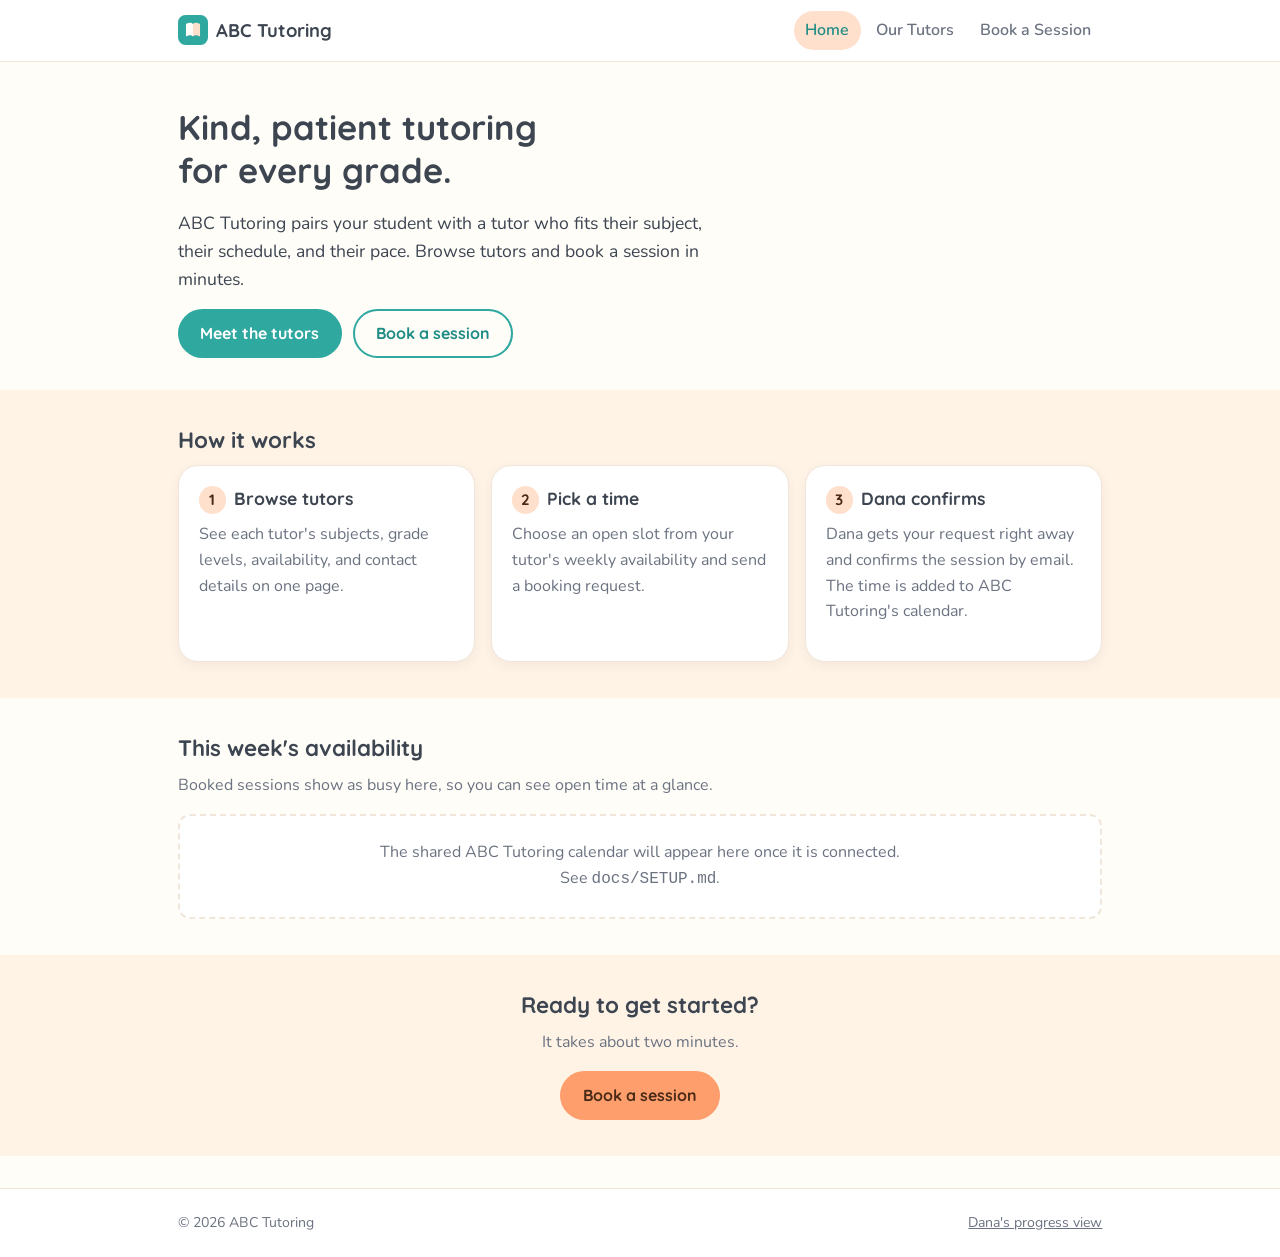
<file: index.html>
<!doctype html>
<html lang="en">
<head>
  <meta charset="utf-8" />
  <meta name="viewport" content="width=device-width, initial-scale=1" />
  <title>ABC Tutoring — friendly tutoring for every grade</title>
  <meta name="description" content="ABC Tutoring pairs students with warm, patient tutors. Browse tutors and book a session in minutes." />
  <link rel="icon" href="assets/favicon.svg" type="image/svg+xml" />
  <link rel="stylesheet" href="css/styles.css" />
  <script src="js/analytics.js" defer></script>
</head>
<body>
  <header class="site-header">
    <div class="wrap">
      <a class="brand" href="index.html"><img src="assets/favicon.svg" alt="" />ABC Tutoring</a>
      <nav class="site-nav" aria-label="Main menu">
        <a href="index.html">Home</a>
        <a href="tutors.html">Our Tutors</a>
        <a href="book.html">Book a Session</a>
      </nav>
    </div>
  </header>

  <main>
    <section class="hero">
      <div class="wrap">
        <h1>Kind, patient tutoring<br />for every grade.</h1>
        <p>ABC Tutoring pairs your student with a tutor who fits their subject, their
           schedule, and their pace. Browse tutors and book a session in minutes.</p>
        <div class="hero-actions">
          <a class="btn btn-primary" href="tutors.html">Meet the tutors</a>
          <a class="btn btn-ghost" href="book.html">Book a session</a>
        </div>
      </div>
    </section>

    <section class="section section-alt">
      <div class="wrap">
        <h2>How it works</h2>
        <div class="grid cols-3 steps">
          <div class="card step">
            <h3>Browse tutors</h3>
            <p class="muted mt-0">See each tutor's subjects, grade levels, availability,
              and contact details on one page.</p>
          </div>
          <div class="card step">
            <h3>Pick a time</h3>
            <p class="muted mt-0">Choose an open slot from your tutor's weekly
              availability and send a booking request.</p>
          </div>
          <div class="card step">
            <h3>Dana confirms</h3>
            <p class="muted mt-0">Dana gets your request right away and confirms the
              session by email. The time is added to ABC Tutoring's calendar.</p>
          </div>
        </div>
      </div>
    </section>

    <section class="section">
      <div class="wrap">
        <h2>This week's availability</h2>
        <p class="muted">Booked sessions show as busy here, so you can see open time at a glance.</p>
        <div id="calendar-slot">
          <div class="calendar-placeholder">
            The shared ABC Tutoring calendar will appear here once it is connected.
            <br />See <code>docs/SETUP.md</code>.
          </div>
        </div>
      </div>
    </section>

    <section class="section section-alt">
      <div class="wrap center">
        <h2>Ready to get started?</h2>
        <p class="muted">It takes about two minutes.</p>
        <a class="btn btn-accent" href="book.html">Book a session</a>
      </div>
    </section>
  </main>

  <footer class="site-footer">
    <div class="wrap">
      <span>&copy; <span data-year></span> ABC Tutoring</span>
      <span><a href="progress.html">Dana's progress view</a></span>
    </div>
  </footer>

  <script src="js/site.js"></script>
  <script>
    ABC.getConfig().then(function (cfg) {
      if (!cfg.googleCalendarEmbedSrc) return;
      var slot = document.getElementById('calendar-slot');
      slot.innerHTML = '';
      var f = document.createElement('iframe');
      f.className = 'calendar-embed';
      f.src = cfg.googleCalendarEmbedSrc;
      f.title = 'ABC Tutoring shared calendar';
      f.loading = 'lazy';
      slot.appendChild(f);
    });
  </script>
</body>
</html>
</file>
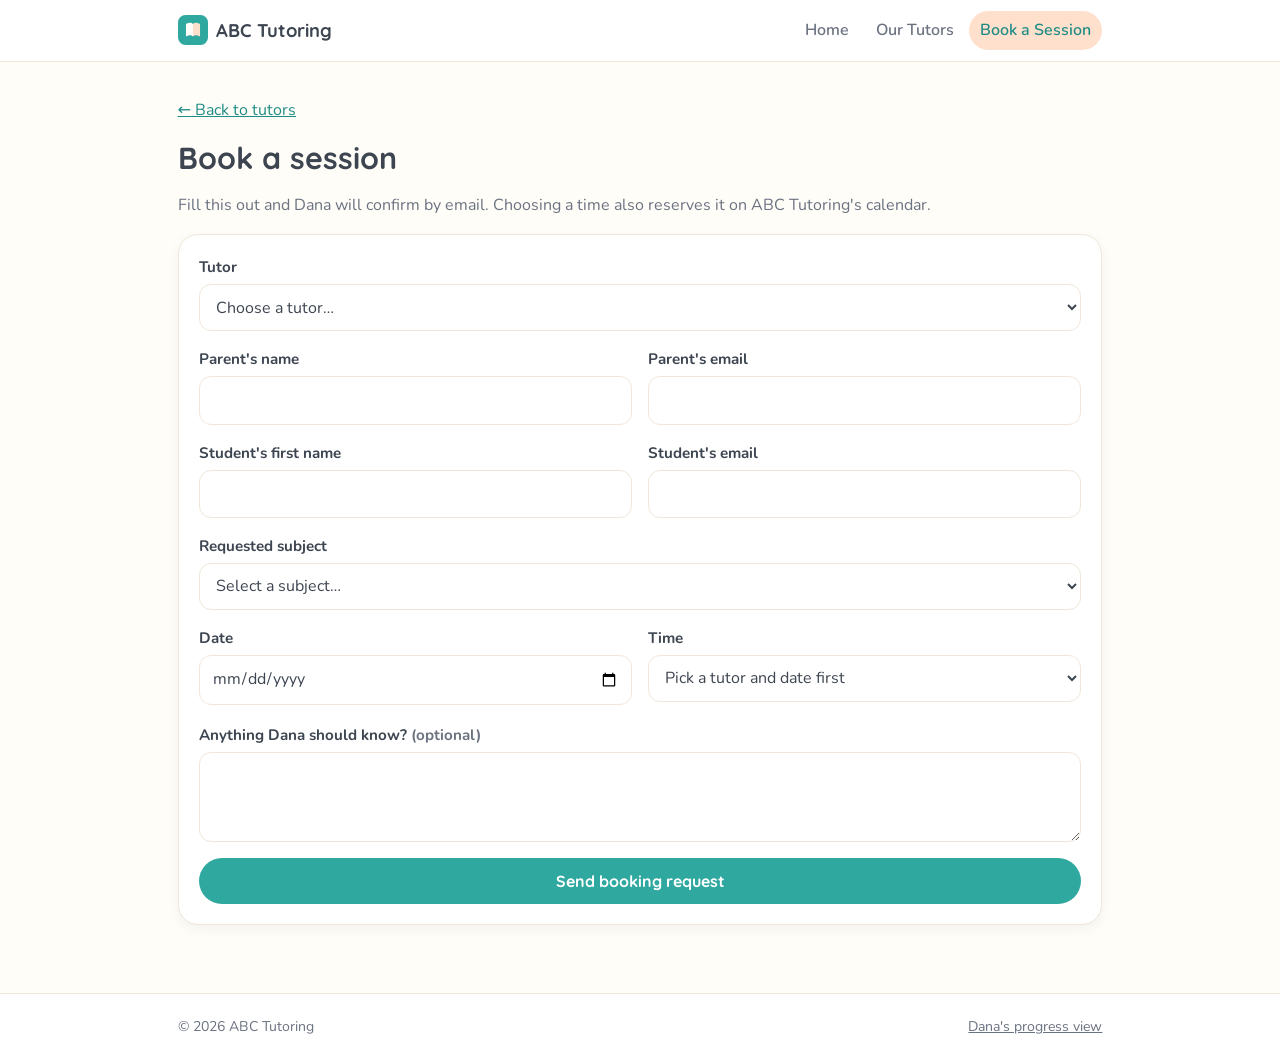
<file: book.html>
<!doctype html>
<html lang="en">
<head>
  <meta charset="utf-8" />
  <meta name="viewport" content="width=device-width, initial-scale=1" />
  <title>Book a Session — ABC Tutoring</title>
  <meta name="description" content="Request a tutoring session with ABC Tutoring. Pick a tutor, an open time, and send your details." />
  <link rel="icon" href="assets/favicon.svg" type="image/svg+xml" />
  <link rel="stylesheet" href="css/styles.css" />
  <script src="js/analytics.js" defer></script>
</head>
<body>
  <header class="site-header">
    <div class="wrap">
      <a class="brand" href="index.html"><img src="assets/favicon.svg" alt="" />ABC Tutoring</a>
      <nav class="site-nav" aria-label="Main menu">
        <a href="index.html">Home</a>
        <a href="tutors.html">Our Tutors</a>
        <a href="book.html">Book a Session</a>
      </nav>
    </div>
  </header>

  <main>
    <section class="section">
      <div class="wrap">
        <p><a href="tutors.html">&larr; Back to tutors</a></p>
        <h1>Book a session</h1>
        <p class="muted">Fill this out and Dana will confirm by email. Choosing a time also
          reserves it on ABC Tutoring's calendar.</p>

        <div id="form-error" class="notice notice-warn hidden" role="alert"></div>

        <form id="booking-form" class="card">
          <div class="form-grid">
            <div class="field">
              <label for="tutor">Tutor</label>
              <select id="tutor" name="tutor" required>
                <option value="">Choose a tutor…</option>
              </select>
            </div>

            <div id="tutor-panel" class="tutor-panel hidden"></div>

            <div class="row-2">
              <div class="field">
                <label for="parentName">Parent's name</label>
                <input id="parentName" name="parentName" type="text" autocomplete="name" required />
              </div>
              <div class="field">
                <label for="parentEmail">Parent's email</label>
                <input id="parentEmail" name="parentEmail" type="email" autocomplete="email" required />
              </div>
            </div>

            <div class="row-2">
              <div class="field">
                <label for="studentFirstName">Student's first name</label>
                <input id="studentFirstName" name="studentFirstName" type="text" required />
              </div>
              <div class="field">
                <label for="studentEmail">Student's email</label>
                <input id="studentEmail" name="studentEmail" type="email" required />
              </div>
            </div>

            <div class="field">
              <label for="subject">Requested subject</label>
              <select id="subject" name="subject" required>
                <option value="">Select a subject…</option>
              </select>
              <input id="subject-other" name="subjectOther" type="text"
                     class="hidden" placeholder="Which subject?" />
            </div>

            <div class="row-2">
              <div class="field">
                <label for="date">Date</label>
                <input id="date" name="date" type="date" required />
              </div>
              <div class="field">
                <label for="time">Time</label>
                <select id="time" name="time" required>
                  <option value="">Pick a tutor and date first</option>
                </select>
                <span id="time-hint" class="hint"></span>
              </div>
            </div>

            <div class="field">
              <label for="notes">Anything Dana should know? <span class="muted">(optional)</span></label>
              <textarea id="notes" name="notes"></textarea>
            </div>

            <button id="submit-btn" type="submit" class="btn btn-primary btn-block">Send booking request</button>
          </div>
        </form>
      </div>
    </section>
  </main>

  <footer class="site-footer">
    <div class="wrap">
      <span>&copy; <span data-year></span> ABC Tutoring</span>
      <span><a href="progress.html">Dana's progress view</a></span>
    </div>
  </footer>

  <script src="js/site.js"></script>
  <script src="js/booking.js"></script>
</body>
</html>
</file>
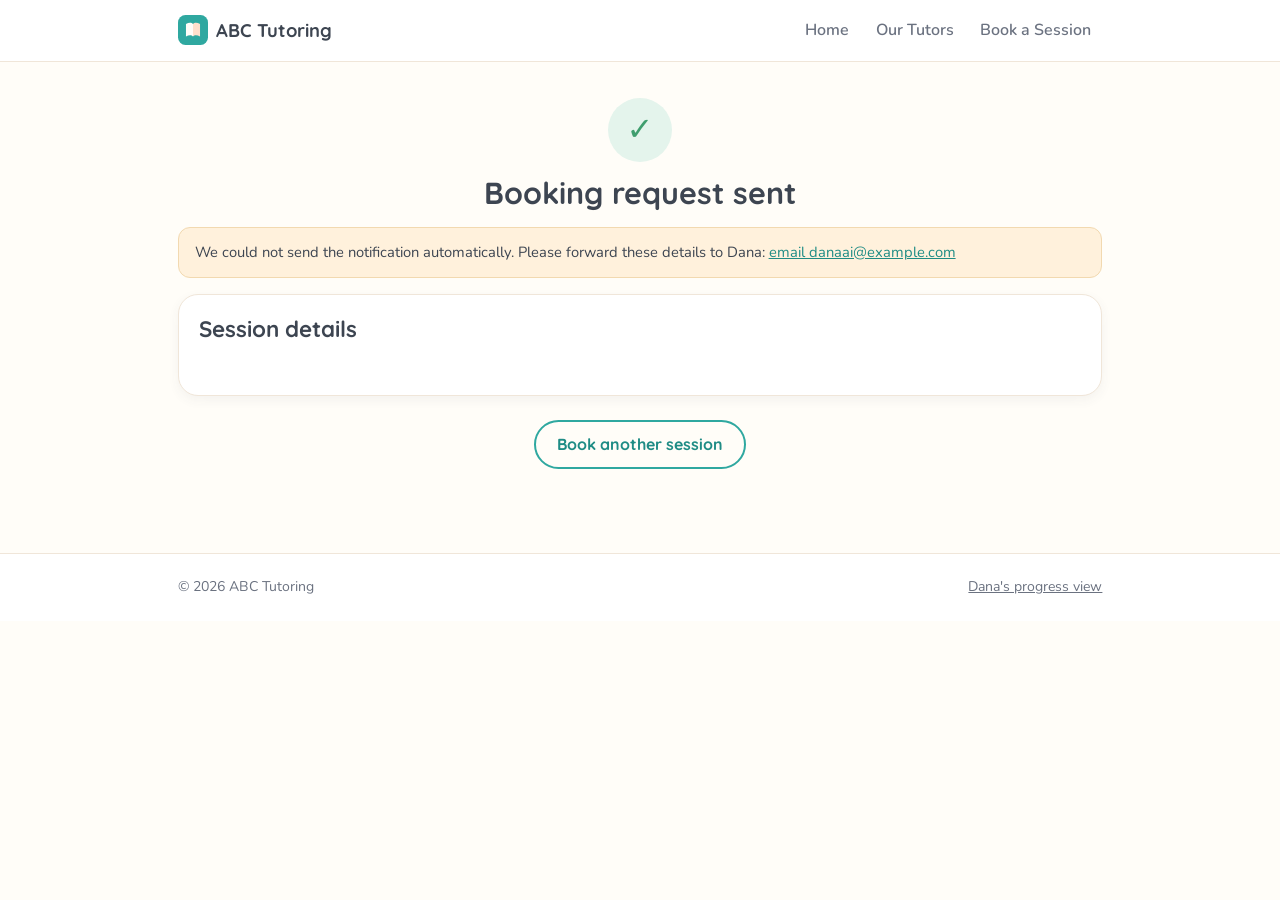
<file: booking-confirmed.html>
<!doctype html>
<html lang="en">
<head>
  <meta charset="utf-8" />
  <meta name="viewport" content="width=device-width, initial-scale=1" />
  <title>Request Sent — ABC Tutoring</title>
  <meta name="robots" content="noindex" />
  <link rel="icon" href="assets/favicon.svg" type="image/svg+xml" />
  <link rel="stylesheet" href="css/styles.css" />
  <script src="js/analytics.js" defer></script>
</head>
<body>
  <header class="site-header">
    <div class="wrap">
      <a class="brand" href="index.html"><img src="assets/favicon.svg" alt="" />ABC Tutoring</a>
      <nav class="site-nav" aria-label="Main menu">
        <a href="index.html">Home</a>
        <a href="tutors.html">Our Tutors</a>
        <a href="book.html">Book a Session</a>
      </nav>
    </div>
  </header>

  <main>
    <section class="section">
      <div class="wrap">
        <div class="big-check" aria-hidden="true">&check;</div>
        <h1 class="center">Booking request sent</h1>

        <div id="status-box" class="notice notice-info"></div>

        <div class="card">
          <h2>Session details</h2>
          <table class="summary">
            <tbody id="summary-body"></tbody>
          </table>

          <div id="calendar-actions">
            <p class="muted">Add this session to the ABC Tutoring calendar so the time shows as booked:</p>
            <div class="action-row">
              <a id="gcal-link" class="btn btn-primary" href="#" target="_blank" rel="noopener">Add to Google Calendar</a>
              <a id="ics-link" class="btn btn-ghost" href="#">Download .ics</a>
            </div>
          </div>
        </div>

        <p class="center" style="margin-top:1.5rem">
          <a class="btn btn-ghost" href="tutors.html">Book another session</a>
        </p>
      </div>
    </section>
  </main>

  <footer class="site-footer">
    <div class="wrap">
      <span>&copy; <span data-year></span> ABC Tutoring</span>
      <span><a href="progress.html">Dana's progress view</a></span>
    </div>
  </footer>

  <script src="js/site.js"></script>
  <script src="js/confirmed.js"></script>
</body>
</html>
</file>
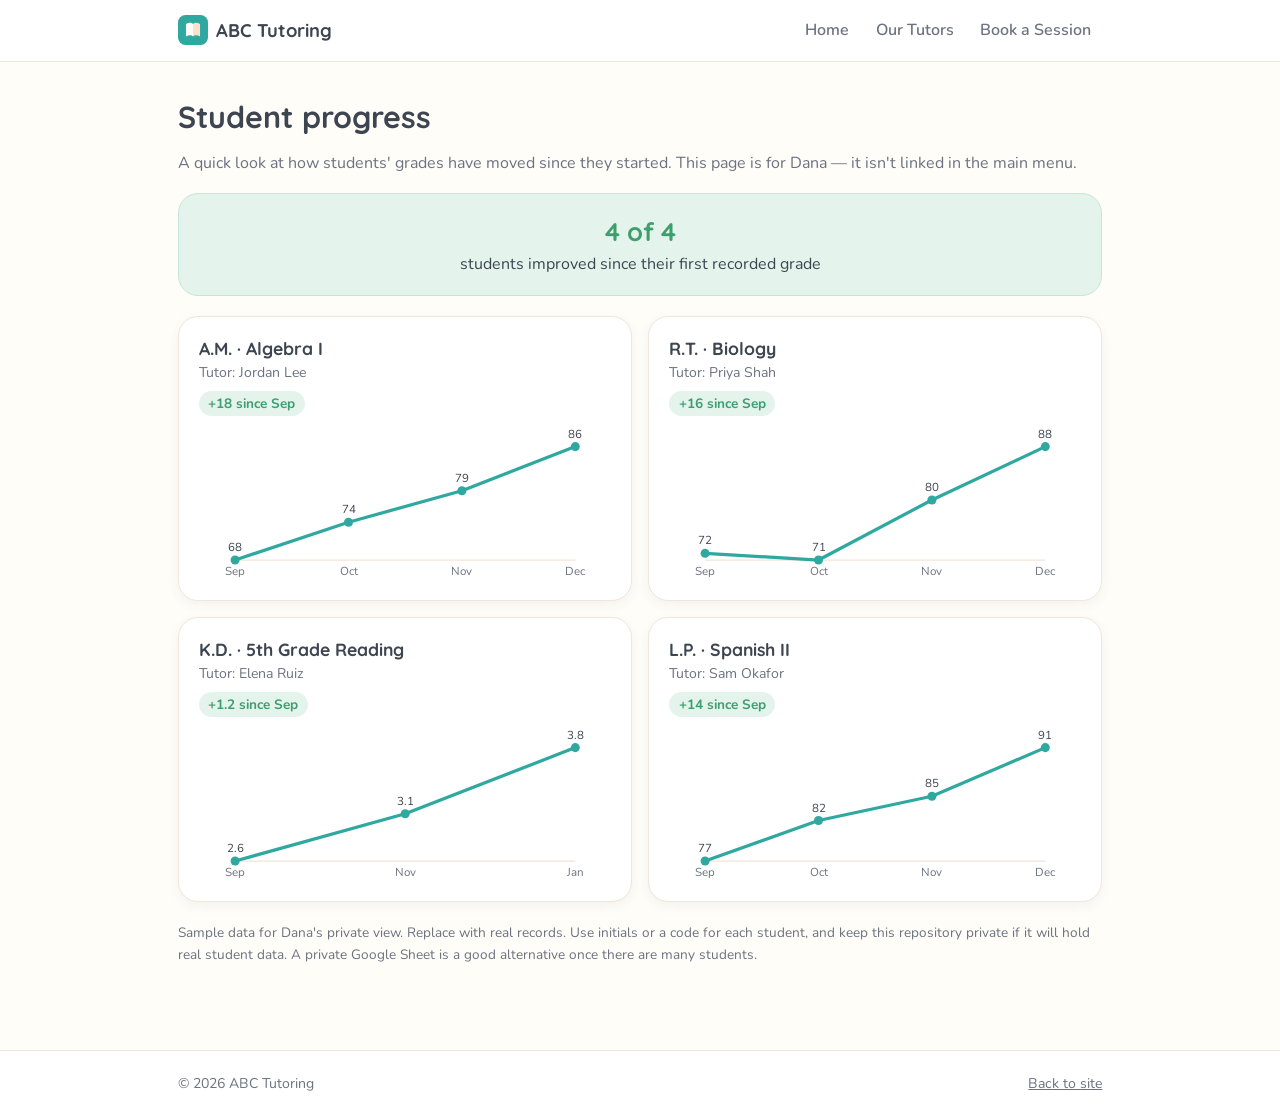
<file: progress.html>
<!doctype html>
<html lang="en">
<head>
  <meta charset="utf-8" />
  <meta name="viewport" content="width=device-width, initial-scale=1" />
  <title>Student Progress — ABC Tutoring</title>
  <meta name="robots" content="noindex" />
  <link rel="icon" href="assets/favicon.svg" type="image/svg+xml" />
  <link rel="stylesheet" href="css/styles.css" />
  <script src="js/analytics.js" defer></script>
</head>
<body>
  <header class="site-header">
    <div class="wrap">
      <a class="brand" href="index.html"><img src="assets/favicon.svg" alt="" />ABC Tutoring</a>
      <nav class="site-nav" aria-label="Main menu">
        <a href="index.html">Home</a>
        <a href="tutors.html">Our Tutors</a>
        <a href="book.html">Book a Session</a>
      </nav>
    </div>
  </header>

  <main>
    <section class="section">
      <div class="wrap">
        <h1>Student progress</h1>
        <p class="muted">A quick look at how students' grades have moved since they started.
          This page is for Dana &mdash; it isn't linked in the main menu.</p>

        <div class="stat-banner" id="progress-banner">Loading…</div>

        <div id="progress-grid" class="grid cols-2" style="margin-top:1.25rem"></div>

        <p id="progress-note" class="muted" style="font-size:.85rem; margin-top:1.25rem"></p>
      </div>
    </section>
  </main>

  <footer class="site-footer">
    <div class="wrap">
      <span>&copy; <span data-year></span> ABC Tutoring</span>
      <span><a href="index.html">Back to site</a></span>
    </div>
  </footer>

  <script src="js/site.js"></script>
  <script src="js/progress.js"></script>
</body>
</html>
</file>
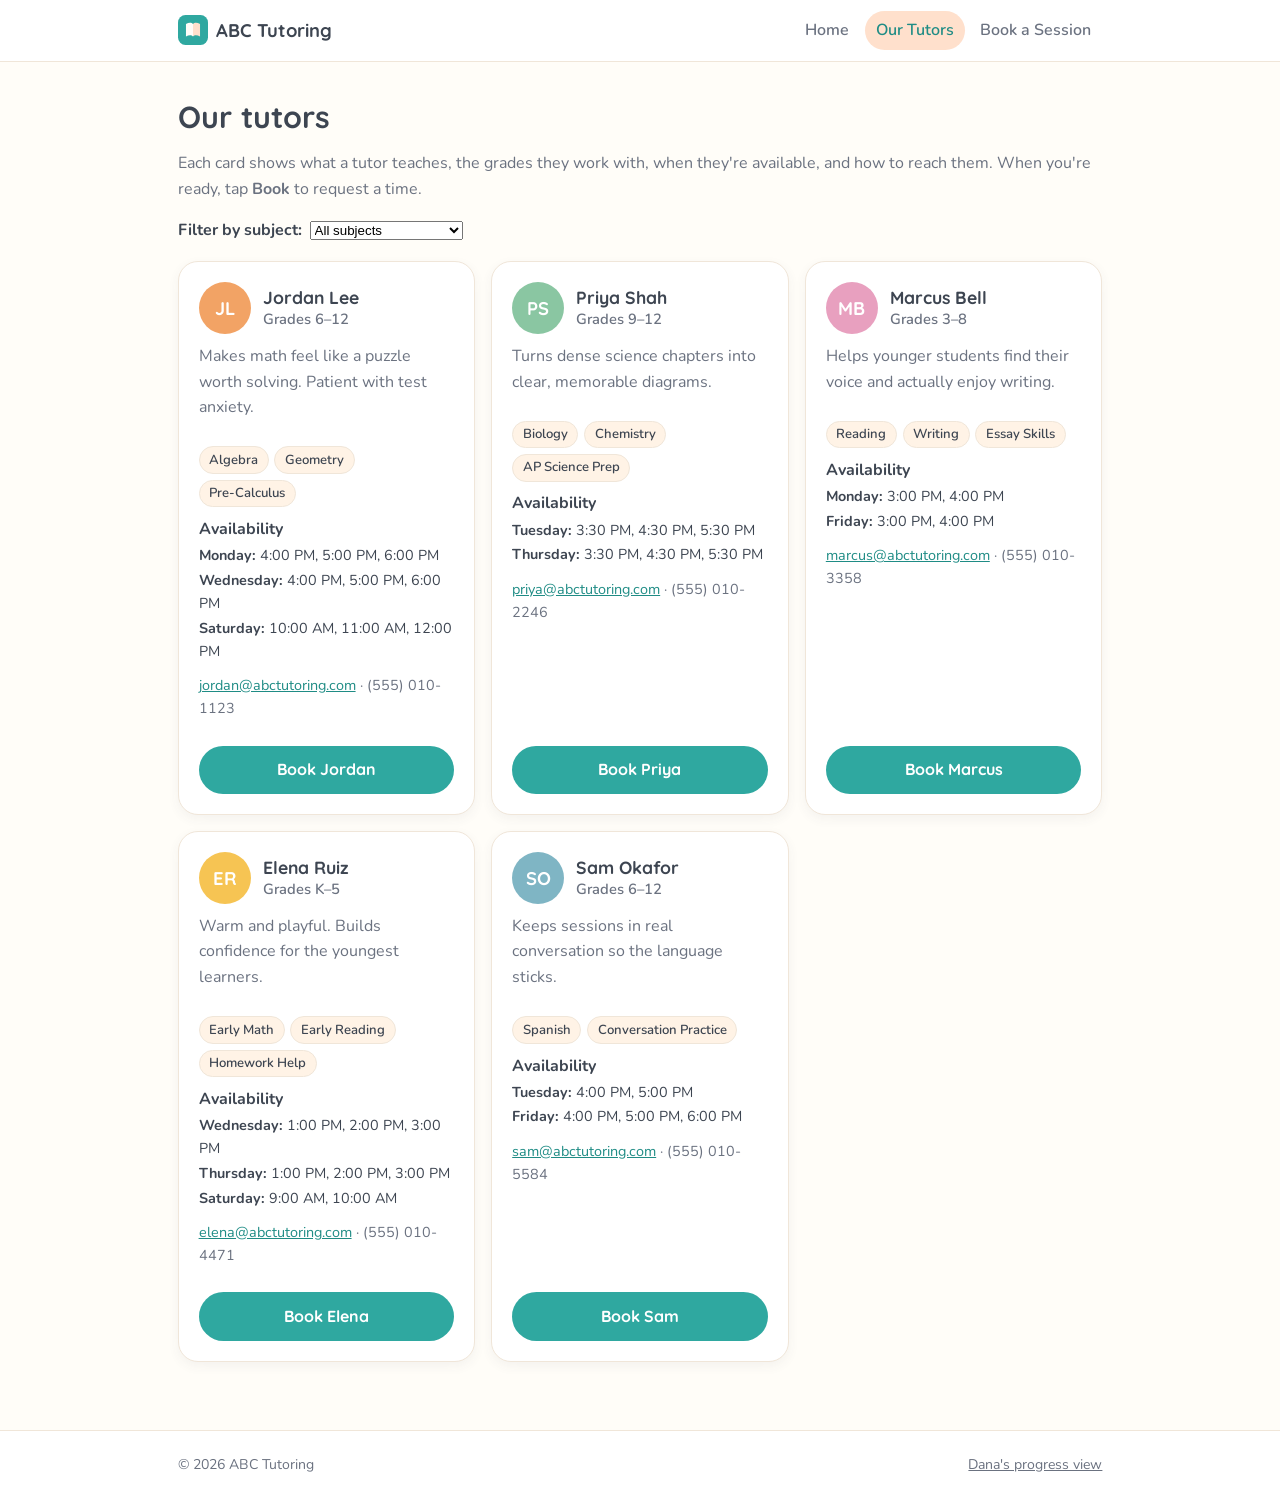
<file: tutors.html>
<!doctype html>
<html lang="en">
<head>
  <meta charset="utf-8" />
  <meta name="viewport" content="width=device-width, initial-scale=1" />
  <title>Our Tutors — ABC Tutoring</title>
  <meta name="description" content="Browse ABC Tutoring's tutors: subjects, grade levels, weekly availability, and contact details." />
  <link rel="icon" href="assets/favicon.svg" type="image/svg+xml" />
  <link rel="stylesheet" href="css/styles.css" />
  <script src="js/analytics.js" defer></script>
</head>
<body>
  <header class="site-header">
    <div class="wrap">
      <a class="brand" href="index.html"><img src="assets/favicon.svg" alt="" />ABC Tutoring</a>
      <nav class="site-nav" aria-label="Main menu">
        <a href="index.html">Home</a>
        <a href="tutors.html">Our Tutors</a>
        <a href="book.html">Book a Session</a>
      </nav>
    </div>
  </header>

  <main>
    <section class="section">
      <div class="wrap">
        <h1>Our tutors</h1>
        <p class="muted">Each card shows what a tutor teaches, the grades they work with,
          when they're available, and how to reach them. When you're ready, tap
          <strong>Book</strong> to request a time.</p>

        <div class="filter-bar">
          <label for="subject-filter"><strong>Filter by subject:</strong></label>
          <select id="subject-filter">
            <option value="">All subjects</option>
          </select>
        </div>

        <div id="tutor-list" class="grid cols-3">
          <p class="muted">Loading tutors…</p>
        </div>
      </div>
    </section>
  </main>

  <footer class="site-footer">
    <div class="wrap">
      <span>&copy; <span data-year></span> ABC Tutoring</span>
      <span><a href="progress.html">Dana's progress view</a></span>
    </div>
  </footer>

  <script src="js/site.js"></script>
  <script src="js/tutors.js"></script>
</body>
</html>
</file>
<file: css/styles.css>
/* ABC Tutoring — clean, friendly, mobile-first
   ------------------------------------------------ */

@import url('https://fonts.googleapis.com/css2?family=Quicksand:wght@500;700&family=Nunito:wght@400;600;700&display=swap');

:root {
  --bg: #FFFDF8;
  --surface: #FFFFFF;
  --surface-alt: #FFF3E6;
  --primary: #2FA8A0;
  --primary-dark: #1F8C85;
  --accent: #FF9E6D;
  --accent-soft: #FFE0CC;
  --text: #3D4551;
  --text-soft: #6B7280;
  --border: #F0E6D9;
  --success: #3F9E6E;
  --success-soft: #E4F4EC;
  --warn-soft: #FFF1DC;
  --radius: 20px;
  --radius-sm: 12px;
  --shadow: 0 8px 24px rgba(61, 69, 81, 0.08);
  --shadow-sm: 0 4px 12px rgba(61, 69, 81, 0.06);
  --wrap: 960px;
}

* { box-sizing: border-box; }

html { -webkit-text-size-adjust: 100%; }

body {
  margin: 0;
  background: var(--bg);
  color: var(--text);
  font-family: 'Nunito', system-ui, -apple-system, 'Segoe UI', Roboto, sans-serif;
  font-size: 1rem;
  line-height: 1.6;
}

h1, h2, h3 {
  font-family: 'Quicksand', 'Nunito', system-ui, sans-serif;
  font-weight: 700;
  line-height: 1.25;
  color: var(--text);
  margin: 0 0 0.5em;
}

h1 { font-size: 1.9rem; }
h2 { font-size: 1.4rem; }
h3 { font-size: 1.1rem; }

p { margin: 0 0 1rem; }

a { color: var(--primary-dark); }

img { max-width: 100%; }

.wrap {
  width: 100%;
  max-width: var(--wrap);
  margin: 0 auto;
  padding: 0 1.1rem;
}

.section { padding: 2.25rem 0; }
.section-alt { background: var(--surface-alt); }

.muted { color: var(--text-soft); }
.center { text-align: center; }

/* --- Header / nav --- */
.site-header {
  background: var(--surface);
  border-bottom: 1px solid var(--border);
  position: sticky;
  top: 0;
  z-index: 10;
}
.site-header .wrap {
  display: flex;
  flex-wrap: wrap;
  align-items: center;
  justify-content: space-between;
  gap: 0.4rem 1rem;
  padding-top: 0.7rem;
  padding-bottom: 0.7rem;
}
.brand {
  display: inline-flex;
  align-items: center;
  gap: 0.55rem;
  font-family: 'Quicksand', sans-serif;
  font-weight: 700;
  font-size: 1.15rem;
  color: var(--text);
  text-decoration: none;
}
.brand img { width: 30px; height: 30px; }

.site-nav {
  display: flex;
  flex-wrap: wrap;
  gap: 0.25rem;
}
.site-nav a {
  color: var(--text-soft);
  text-decoration: none;
  font-weight: 600;
  padding: 0.4rem 0.7rem;
  border-radius: 999px;
}
.site-nav a:hover { color: var(--primary-dark); background: var(--surface-alt); }
.site-nav a[aria-current="page"] {
  color: var(--primary-dark);
  background: var(--accent-soft);
}

/* --- Buttons --- */
.btn {
  display: inline-flex;
  align-items: center;
  justify-content: center;
  gap: 0.4rem;
  min-height: 46px;
  padding: 0.6rem 1.3rem;
  border-radius: 999px;
  border: 2px solid transparent;
  font-family: 'Quicksand', sans-serif;
  font-weight: 700;
  font-size: 1rem;
  text-decoration: none;
  cursor: pointer;
  transition: transform 0.05s ease, background 0.15s ease;
}
.btn:active { transform: translateY(1px); }
.btn-primary { background: var(--primary); color: #fff; }
.btn-primary:hover { background: var(--primary-dark); }
.btn-accent { background: var(--accent); color: #4a2b17; }
.btn-accent:hover { background: #ff8c50; }
.btn-ghost { background: transparent; border-color: var(--primary); color: var(--primary-dark); }
.btn-ghost:hover { background: var(--surface-alt); }
.btn-block { width: 100%; }
.btn[disabled] { opacity: 0.55; cursor: progress; }

/* --- Hero --- */
.hero { padding: 2.75rem 0 2rem; }
.hero h1 { font-size: 2.15rem; }
.hero p { font-size: 1.1rem; max-width: 34rem; }
.hero-actions {
  display: flex;
  flex-wrap: wrap;
  gap: 0.7rem;
  margin-top: 0.5rem;
}

/* --- Cards --- */
.card {
  background: var(--surface);
  border: 1px solid var(--border);
  border-radius: var(--radius);
  box-shadow: var(--shadow-sm);
  padding: 1.25rem;
}

.grid {
  display: grid;
  gap: 1rem;
  grid-template-columns: 1fr;
}
@media (min-width: 620px) {
  .grid.cols-2 { grid-template-columns: repeat(2, 1fr); }
  .grid.cols-3 { grid-template-columns: repeat(2, 1fr); }
}
@media (min-width: 900px) {
  .grid.cols-3 { grid-template-columns: repeat(3, 1fr); }
}

/* --- Steps --- */
.steps { counter-reset: step; }
.step h3::before {
  counter-increment: step;
  content: counter(step);
  display: inline-grid;
  place-items: center;
  width: 1.7rem;
  height: 1.7rem;
  margin-right: 0.5rem;
  border-radius: 50%;
  background: var(--accent-soft);
  color: #4a2b17;
  font-size: 0.95rem;
}

/* --- Tutor cards --- */
.tutor-card { display: flex; flex-direction: column; gap: 0.6rem; }
.tutor-head { display: flex; align-items: center; gap: 0.75rem; }
.avatar {
  flex: none;
  width: 52px;
  height: 52px;
  border-radius: 50%;
  display: grid;
  place-items: center;
  color: #fff;
  font-family: 'Quicksand', sans-serif;
  font-weight: 700;
  font-size: 1.15rem;
}
.tutor-card h3 { margin: 0; }
.tutor-card .grade { color: var(--text-soft); font-size: 0.92rem; font-weight: 600; }

.chips { display: flex; flex-wrap: wrap; gap: 0.35rem; }
.chip {
  background: var(--surface-alt);
  border: 1px solid var(--border);
  border-radius: 999px;
  padding: 0.15rem 0.6rem;
  font-size: 0.82rem;
  font-weight: 600;
  color: var(--text);
}

.availability { font-size: 0.9rem; margin: 0; padding: 0; list-style: none; }
.availability li { margin: 0.1rem 0; }
.availability .day { font-weight: 700; }

.contact-line { font-size: 0.9rem; color: var(--text-soft); }
.contact-line a { color: var(--primary-dark); }

.tutor-card .btn { margin-top: auto; }

/* --- Filter bar --- */
.filter-bar {
  display: flex;
  flex-wrap: wrap;
  align-items: center;
  gap: 0.5rem;
  margin-bottom: 1.1rem;
}

/* --- Forms --- */
.form-grid { display: grid; gap: 1rem; }
.field { display: flex; flex-direction: column; gap: 0.3rem; }
.field label { font-weight: 700; font-size: 0.95rem; }
.field .hint { font-size: 0.82rem; color: var(--text-soft); }
.field input,
.field select,
.field textarea {
  font: inherit;
  color: var(--text);
  background: var(--surface);
  border: 1px solid var(--border);
  border-radius: var(--radius-sm);
  padding: 0.65rem 0.75rem;
  min-height: 46px;
  width: 100%;
}
.field textarea { min-height: 90px; resize: vertical; }
.field input:focus,
.field select:focus,
.field textarea:focus {
  outline: 3px solid rgba(47, 168, 160, 0.35);
  border-color: var(--primary);
}
@media (min-width: 620px) {
  .form-grid .row-2 { display: grid; grid-template-columns: 1fr 1fr; gap: 1rem; }
}

.notice {
  border-radius: var(--radius-sm);
  padding: 0.8rem 1rem;
  font-size: 0.92rem;
  margin: 0 0 1rem;
}
.notice-info { background: var(--surface-alt); border: 1px solid var(--border); }
.notice-warn { background: var(--warn-soft); border: 1px solid #F2D9B0; }
.notice-ok { background: var(--success-soft); border: 1px solid #C6E7D5; }

/* --- Selected tutor panel --- */
.tutor-panel {
  background: var(--surface-alt);
  border: 1px solid var(--border);
  border-radius: var(--radius-sm);
  padding: 0.9rem 1rem;
  font-size: 0.92rem;
}
.tutor-panel h3 { margin-bottom: 0.35rem; }

/* --- Confirmation summary --- */
.summary { width: 100%; border-collapse: collapse; margin: 1rem 0; }
.summary th, .summary td {
  text-align: left;
  padding: 0.55rem 0.4rem;
  border-bottom: 1px solid var(--border);
  vertical-align: top;
  font-size: 0.95rem;
}
.summary th { width: 42%; color: var(--text-soft); font-weight: 700; }

.big-check {
  width: 64px; height: 64px;
  border-radius: 50%;
  background: var(--success-soft);
  color: var(--success);
  display: grid; place-items: center;
  font-size: 2rem;
  margin: 0 auto 0.75rem;
}

.action-row { display: flex; flex-wrap: wrap; gap: 0.7rem; margin-top: 0.5rem; }

/* --- Calendar embed --- */
.calendar-embed {
  width: 100%;
  aspect-ratio: 4 / 3;
  border: 1px solid var(--border);
  border-radius: var(--radius-sm);
  background: var(--surface);
}
@media (min-width: 700px) { .calendar-embed { aspect-ratio: 16 / 9; } }
.calendar-placeholder {
  border: 2px dashed var(--border);
  border-radius: var(--radius-sm);
  padding: 1.5rem;
  text-align: center;
  color: var(--text-soft);
  background: var(--surface);
}

/* --- Progress page --- */
.stat-banner {
  background: var(--success-soft);
  border: 1px solid #C6E7D5;
  border-radius: var(--radius);
  padding: 1.1rem 1.25rem;
  text-align: center;
}
.stat-banner strong { font-size: 1.6rem; color: var(--success); font-family: 'Quicksand', sans-serif; }

.progress-card h3 { margin-bottom: 0.15rem; }
.delta {
  display: inline-block;
  background: var(--success-soft);
  color: var(--success);
  border-radius: 999px;
  padding: 0.1rem 0.6rem;
  font-weight: 700;
  font-size: 0.85rem;
}
.delta.down { background: var(--warn-soft); color: #A9622A; }
.chart { width: 100%; height: auto; display: block; margin-top: 0.6rem; }

/* --- Footer --- */
.site-footer {
  border-top: 1px solid var(--border);
  background: var(--surface);
  margin-top: 2rem;
}
.site-footer .wrap {
  padding-top: 1.4rem;
  padding-bottom: 1.4rem;
  display: flex;
  flex-wrap: wrap;
  gap: 0.4rem 1rem;
  justify-content: space-between;
  font-size: 0.88rem;
  color: var(--text-soft);
}
.site-footer a { color: var(--text-soft); }

/* --- Utility --- */
.stack > * + * { margin-top: 0.75rem; }
.mt-0 { margin-top: 0; }
.hidden { display: none !important; }

:focus-visible { outline: 3px solid rgba(47, 168, 160, 0.45); outline-offset: 2px; }
</file>
